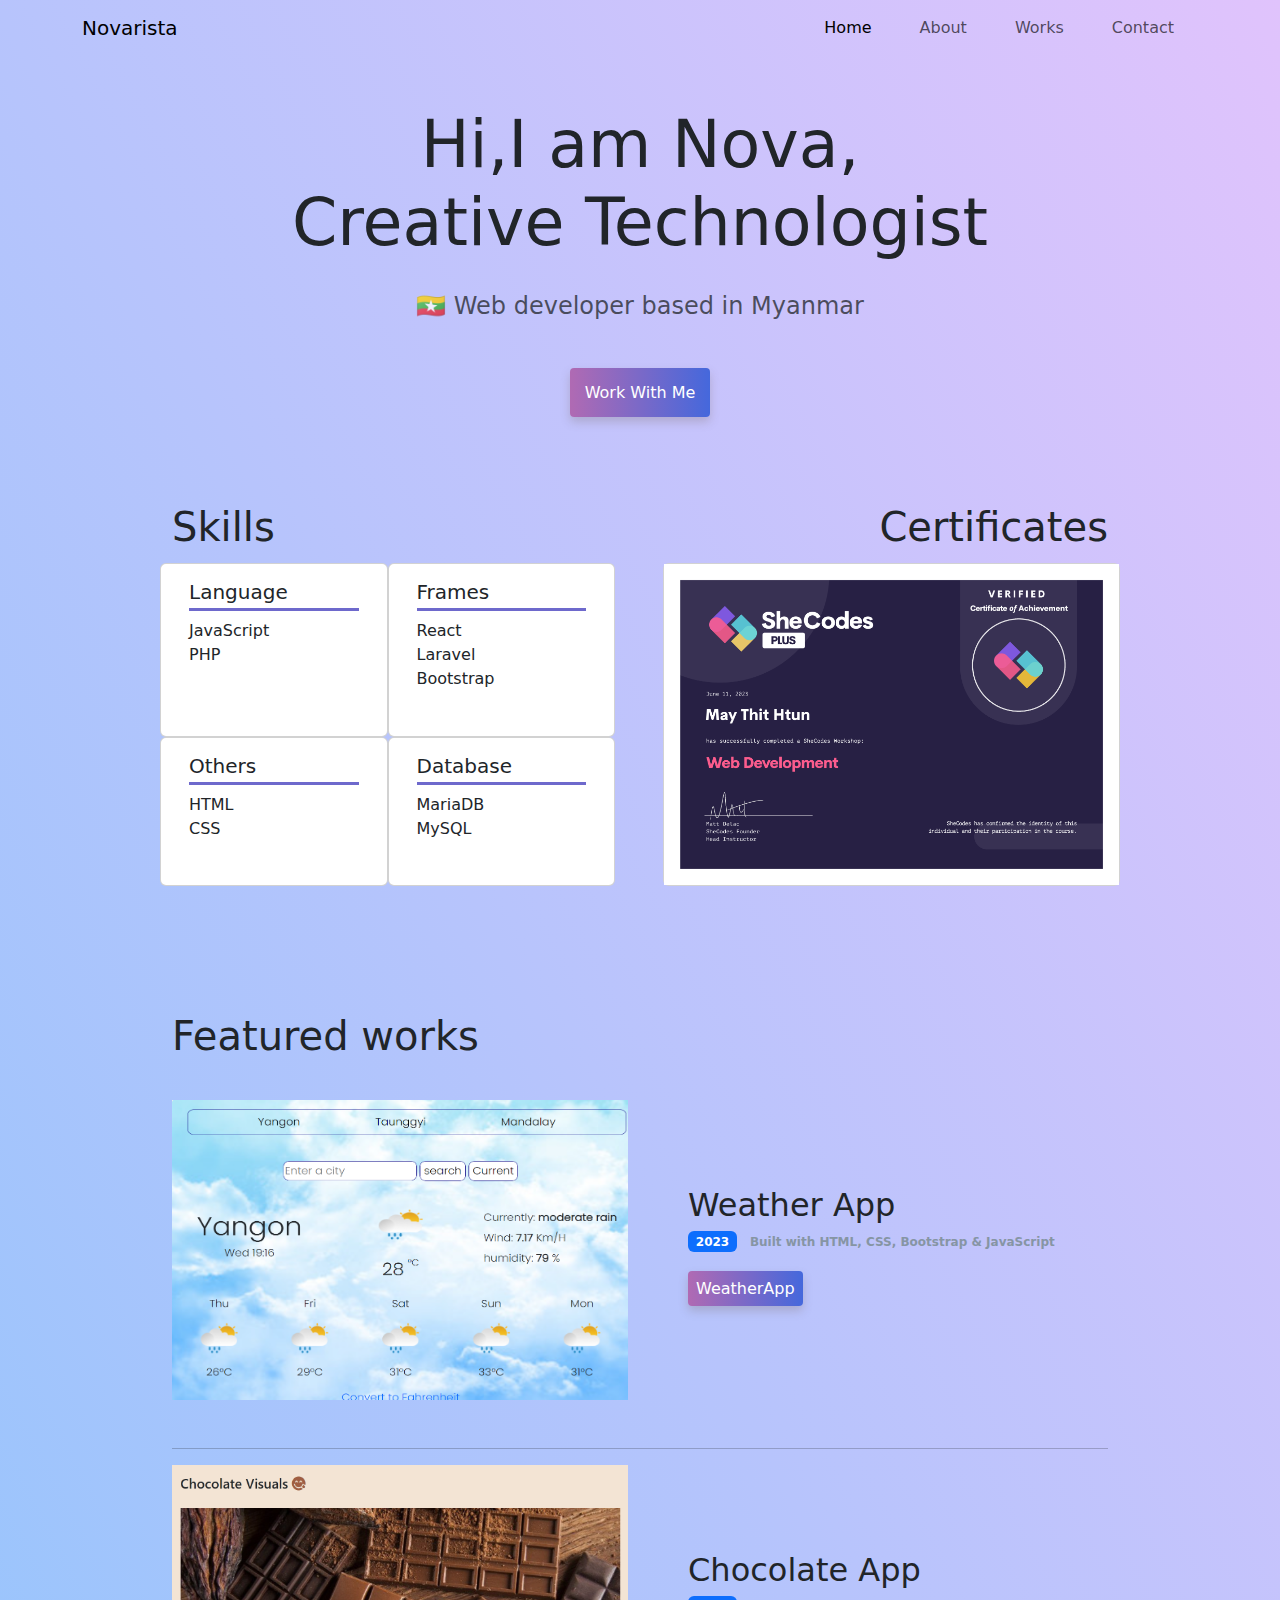
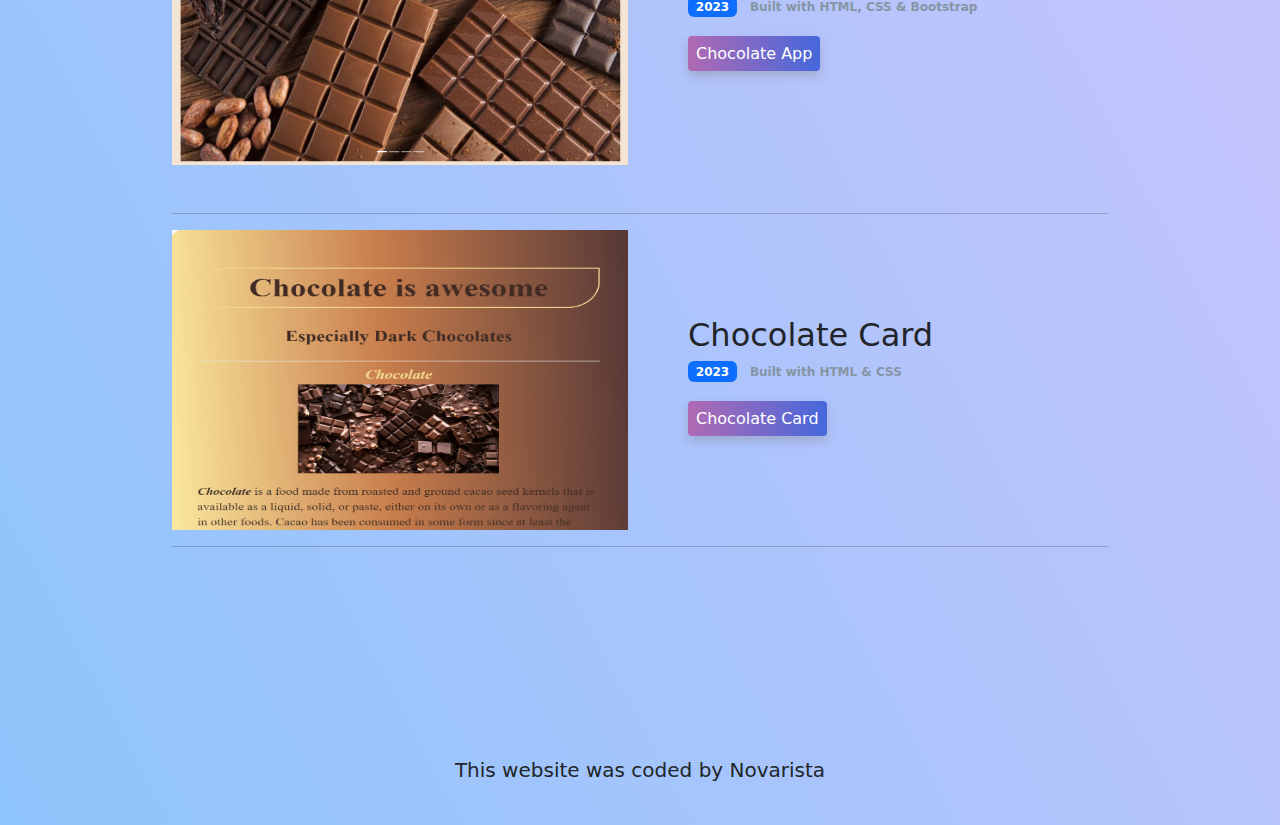
<file: index.html>
<!DOCTYPE html>
<html lang="en">
  <head>
    <meta charset="UTF-8" />
    <meta name="viewport" content="width=device-width, initial-scale=1.0" />
    <meta
      name="description"
      content="Novarista is a web developer based in Asia Myanmar, check out her projects and contact her for job inquiries
"
    />
    <title>Web Developer - Novarista</title>

    <link rel="stylesheet" href="css/style.css" />
    <link
      rel="stylesheet"
      href="https://cdn.jsdelivr.net/npm/bootstrap@5.3.0/dist/css/bootstrap.min.css
    "
    />
    <script
      src="https://cdn.jsdelivr.net/npm/bootstrap@5.3.0/dist/js/bootstrap.bundle.min.js
    "
      defer
    ></script>
    <!-- <script
      src="https://kit.fontawesome.com/3f82c535da.js"
      crossorigin="anonymous"
      defer
    ></script> -->
    <link
      rel="stylesheet"
      href="https://site-assets.fontawesome.com/releases/v6.4.0/css/all.css"
    />
  </head>
  <body>
    <nav class="navbar navbar-expand-lg navbar-light">
      <div class="container">
        <a class="navbar-brand" href="/" title="Novarista"
          ><i class="fa-regular fa-message-code"></i> Novarista
        </a>
        <button
          class="navbar-toggler"
          type="button"
          data-bs-toggle="collapse"
          data-bs-target="#navbarNav"
          aria-controls="navbarNav"
          aria-expanded="false"
          aria-label="Toggle navigation"
        >
          <span class="navbar-toggler-icon"></span>
        </button>
        <div class="collapse navbar-collapse" id="navbarNav">
          <ul class="navbar-nav ms-auto">
            <li class="nav-item mx-3">
              <a
                class="nav-link active"
                aria-current="page"
                title="home"
                href="/"
              >
                Home <i class="fa-regular fa-house-window"></i
              ></a>
            </li>
            <li class="nav-item mx-3">
              <a
                class="nav-link"
                aria-current="page"
                title="about"
                href="/about.html"
                >About <i class="fa-regular fa-circle-info"></i
              ></a>
            </li>
            <li class="nav-item mx-3">
              <a
                class="nav-link"
                aria-current="page"
                title="works"
                href="/works.html"
                >Works <i class="fa-regular fa-list-check"></i
              ></a>
            </li>
            <li class="nav-item mx-3">
              <a
                class="nav-link"
                aria-current="page"
                title="contact"
                href="/contact.html"
                >Contact <i class="fa-regular fa-inboxes"></i
              ></a>
            </li>
          </ul>
        </div>
      </div>
    </nav>
    <div class="container-md hero text-center">
      <h1 style="font-size: 65px">Hi,I am Nova,<br />Creative Technologist</h1>
      <h3 class="text-muted" style="font-size: 24px; margin: 30px">
        🇲🇲 Web developer based in Myanmar
      </h3>
      <div class="navigation-link">
        <a href="/contact.html" title="contact" class="button">Work with me</a>
      </div>
    </div>
    <div class="container-fluid cards-bg">
      <div class="container-md">
        <div class="cards">
          <nav class="navbar container d-none d-lg-block">
            <div class="container px-0">
              <span class="mb-1 h1"
                ><a
                  href="/about.html#skills"
                  title="skills"
                  class="text-decoration-none text-dark"
                  >Skills
                </a>
                <i class="fa-regular fa-webhook"></i
              ></span>
              <span class="mb-1 h1"
                ><i class="fa-regular fa-file-certificate"></i>
                <a
                  href="/about.html#certificates"
                  title="certificates"
                  class="text-decoration-none text-dark"
                  >Certificates</a
                >
              </span>
            </div>
          </nav>
          <div class="row gap-5">
            <div class="col-lg col-12 row p-0 mx-0">
              <h1 class="text-start d-lg-none d-block ps-lg-3 ps-0 pt-3">
                Skills
              </h1>
              <div class="col-lg-6 col-md-6 col-sm-6 col-12 card">
                <div class="card-body">
                  <h5 class="h5 card-title pb-1 border-table">Language</h5>
                  JavaScript <br />
                  PHP
                </div>
              </div>
              <div class="col-lg-6 col-md-6 col-sm-6 col-12 card">
                <div class="card-body">
                  <h5 class="h5 card-title pb-1 border-table">Frames</h5>
                  React <br />
                  Laravel <br />
                  Bootstrap
                </div>
              </div>
              <div class="col-lg-6 col-md-6 col-sm-6 col-12 card">
                <div class="card-body">
                  <h5 class="h5 card-title pb-1 border-table">Others</h5>
                  HTML <br />
                  CSS
                </div>
              </div>
              <div class="col-lg-6 col-md-6 col-sm-6 col-12 card">
                <div class="card-body">
                  <h5 class="h5 card-title pb-1 border-table">Database</h5>
                  MariaDB <br />
                  MySQL
                </div>
              </div>
            </div>

            <div class="col-lg col-12 card p-0">
              <!-- <div class="card-body"> -->
              <a
                href="/about.html#certificates"
                title="certificates"
                class="text-decoration-none text-dark"
                ><h1 class="text-start d-lg-none d-block ps-3 pt-3">
                  Certificates
                </h1></a
              >

              <img
                src="images/SheCodes1.png"
                alt="SheCodesCertificate"
                class="img-fluid"
              />
            </div>
          </div>
        </div>
      </div>
    </div>
    <div class="container-md mt-3">
      <div class="cards">
        <nav class="navbar container-md">
          <div class="px-0 mt-5 mb-4">
            <h1>
              Featured works <i class="fa-regular fa-rectangle-history"></i>
            </h1>
          </div>
        </nav>
        <div class="row mb-5">
          <img
            src="images/weather.png"
            alt="weather app"
            class="img-fluid work-image col-md-6"
            style="height: 300px"
          />
          <div class="work-paragraph my-md-auto mt-3 pt-0 ps-5 lh-lg col-md-6">
            <h2 class="my-0">
              Weather App <i class="fa-regular fa-cloud-bolt-sun"></i>
            </h2>
            <div class="mb-3">
              <div class="badge bg-primary">2023</div>
              <div class="badge" style="color: #8695a4">
                Built with HTML, CSS, Bootstrap & JavaScript
              </div>
            </div>
            <a
              href="https://keen-granita-755fc6.netlify.app/"
              title="yogurtApp"
              target="_blank"
              class="button p-2 ms-0"
              >WeatherApp</a
            >
          </div>
        </div>
        <hr />
        <div class="row mb-5">
          <img
            src="images/chocolate.png"
            alt="Chocolate app"
            class="img-fluid work-image col-md-6"
            style="height: 300px"
          />
          <div class="work-paragraph my-md-auto mt-3 pt-0 ps-5 lh-lg col-md-6">
            <h2 class="my-0">
              Chocolate App <i class="fa-regular fa-cubes-stacked"></i>
            </h2>
            <div class="mb-3">
              <div class="badge bg-primary">2023</div>
              <div class="badge" style="color: #8695a4">
                Built with HTML, CSS & Bootstrap
              </div>
            </div>
            <a
              href="https://bejewelled-pasca-f54c54.netlify.app/"
              title="Chocolate"
              target="_blank"
              class="button p-2 ms-0"
              >Chocolate App</a
            >
          </div>
        </div>
        <hr />
        <div class="row">
          <img
            src="images/chocolate_card.png"
            alt="Chocolate Card"
            class="img-fluid work-image col-md-6"
            style="height: 300px"
          />
          <div class="work-paragraph my-md-auto mt-3 pt-0 ps-5 lh-lg col-md-6">
            <h2 class="my-0">
              Chocolate Card <i class="fa-regular fa-candy-bar"></i>
            </h2>
            <div class="mb-3">
              <div class="badge bg-primary">2023</div>
              <div class="badge" style="color: #8695a4">
                Built with HTML & CSS
              </div>
            </div>
            <a
              href="https://s3.amazonaws.com/shecodesio-production/challenge_submissions/files/001/589/426/original/finalproject.html?1681747758"
              target="_blank"
              title="chocolate_card"
              class="button p-2 ms-0"
              >Chocolate Card</a
            >
          </div>
        </div>
        <hr />
      </div>
    </div>
    <footer style="margin-top: 100px">
      <div class="my-5 text-center">
        <a
          href="https://www.facebook.com/Nova.1302/"
          title="facebook-link"
          target="_blank"
          class="text-decoration-none mx-3"
        >
          <i class="fa-brands fa-facebook social-link" aria-hidden="true"></i>
        </a>
        <a
          href="https://www.instagram.com/novarista_13/"
          title="instagram-link"
          target="_blank"
          class="text-decoration-none mx-3"
        >
          <i class="fa-brands fa-instagram social-link" aria-hidden="true"></i>
        </a>
        <a
          href="https://github.com/Novarista13"
          target="_blank"
          title="github-link"
          class="text-decoration-none mx-3"
        >
          <i class="fa-brands fa-github social-link" aria-hidden="true"></i>
        </a>
      </div>
      <p class="text-center pb-4" style="font-size: 20px">
        This website was coded by Novarista
      </p>
    </footer>
  </body>
</html>
</file>
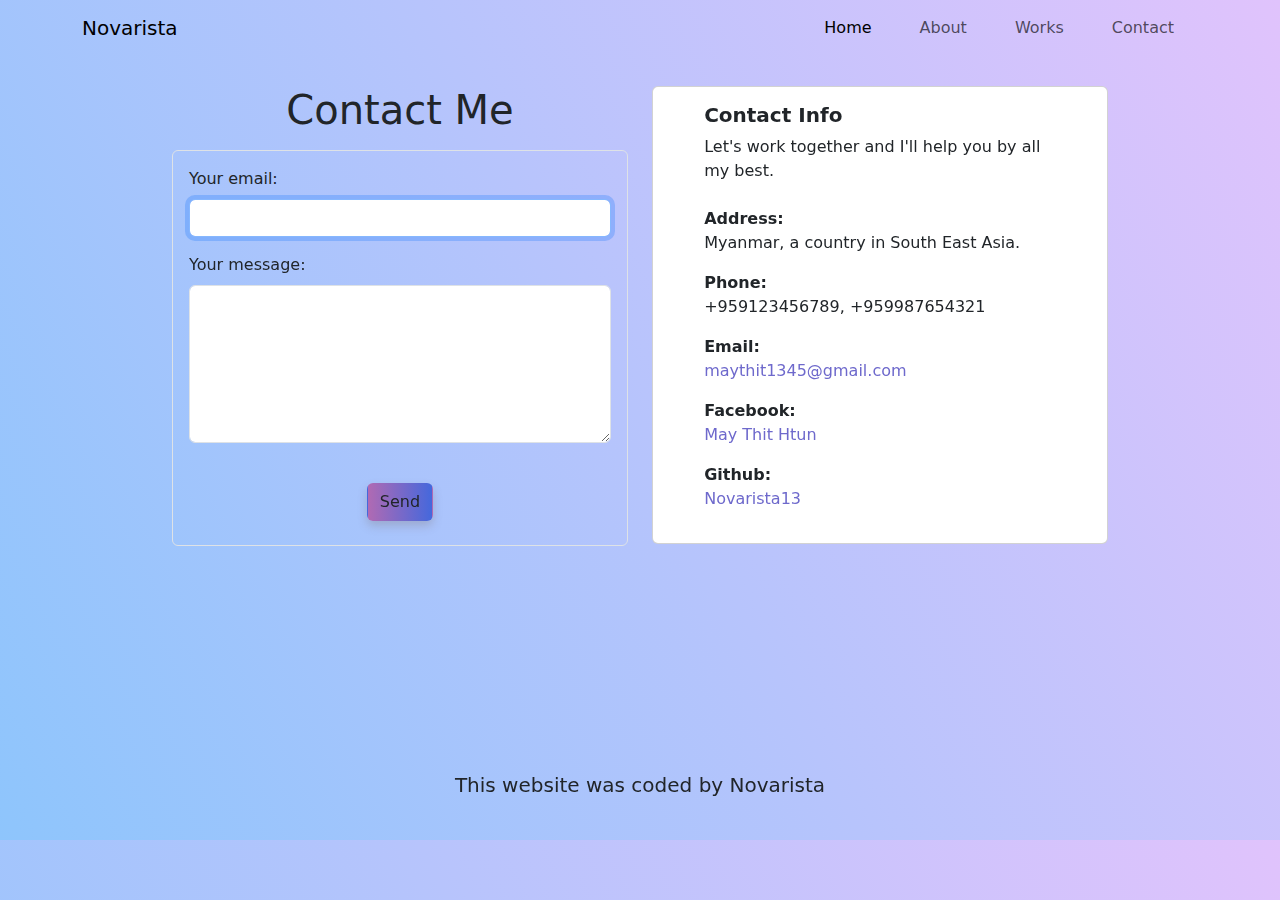
<file: contact.html>
<!DOCTYPE html>
<html lang="en">
  <head>
    <meta charset="UTF-8" />
    <meta name="viewport" content="width=device-width, initial-scale=1.0" />
    <meta
      name="description"
      content="Contact Novarista who is a web developer based in Asia Myanmar, check out her projects and contact her for job inquiries
"
    />
    <title>Contact Nova - Novarista</title>
    <link rel="stylesheet" href="css/style.css" />
    <link
      rel="stylesheet"
      href="https://cdn.jsdelivr.net/npm/bootstrap@5.3.0/dist/css/bootstrap.min.css
    "
    />
    <script
      src="https://cdn.jsdelivr.net/npm/bootstrap@5.3.0/dist/js/bootstrap.bundle.min.js
    "
      defer
    ></script>
    <!-- <script
      src="https://kit.fontawesome.com/3f82c535da.js"
      crossorigin="anonymous"
      defer
    ></script> -->
    <link
      rel="stylesheet"
      href="https://site-assets.fontawesome.com/releases/v6.4.0/css/all.css"
    />
  </head>
  <body>
    <nav class="navbar navbar-expand-lg navbar-light">
      <div class="container">
        <a class="navbar-brand" href="/" title="Novarista"
          ><i class="fa-regular fa-message-code"></i> Novarista
        </a>
        <button
          class="navbar-toggler"
          type="button"
          data-bs-toggle="collapse"
          data-bs-target="#navbarNav"
          aria-controls="navbarNav"
          aria-expanded="false"
          aria-label="Toggle navigation"
        >
          <span class="navbar-toggler-icon"></span>
        </button>
        <div class="collapse navbar-collapse" id="navbarNav">
          <ul class="navbar-nav ms-auto">
            <li class="nav-item mx-3">
              <a
                class="nav-link active"
                aria-current="page"
                title="home"
                href="/"
              >
                Home <i class="fa-regular fa-house-window"></i
              ></a>
            </li>
            <li class="nav-item mx-3">
              <a
                class="nav-link"
                aria-current="page"
                title="about"
                href="/about.html"
                >About <i class="fa-regular fa-circle-info"></i
              ></a>
            </li>
            <li class="nav-item mx-3">
              <a
                class="nav-link"
                aria-current="page"
                title="works"
                href="/works.html"
                >Works <i class="fa-regular fa-list-check"></i
              ></a>
            </li>
            <li class="nav-item mx-3">
              <a
                class="nav-link"
                aria-current="page"
                title="contact"
                href="/contact.html"
                >Contact <i class="fa-regular fa-inboxes"></i
              ></a>
            </li>
          </ul>
        </div>
      </div>
    </nav>
    <div class="container contact-page">
      <div class="cards">
        <div class="row">
          <div class="col-lg-6 col-md-6 col-12">
            <h1 class="text-center mb-3">Contact Me</h1>
            <form
              action="https://formspree.io/f/xdorkzol"
              method="POST"
              class="border p-3 rounded mb-3"
            >
              <div class="mb-3">
                <label class="form-label"> Your email: </label>
                <input
                  type="email"
                  name="_replyto"
                  class="form-control"
                  required=""
                  autofocus=""
                />
              </div>
              <div class="mb-3">
                <label class="form-label"> Your message: </label>
                <textarea
                  name="message"
                  class="form-control"
                  required=""
                  rows="6"
                ></textarea>
              </div>
              <div class="text-center">
                <button type="submit" class="btn button mt-4 mb-2">Send</button>
              </div>
            </form>
          </div>
          <div class="container-sm col-lg-6 col-md-6 col-12">
            <div class="card">
              <div class="card-body row gx-0 gx-lg-4">
                <div class="row">
                  <div class="col-1">
                    <i class="fa-regular fa-address-card"></i>
                  </div>
                  <div class="card-title col-11">
                    <h5>
                      <strong>Contact Info</strong>
                    </h5>
                    <p>Let's work together and I'll help you by all my best.</p>
                  </div>
                </div>

                <div class="row">
                  <div class="col-1">
                    <i class="fa-regular fa-map-location-dot"></i>
                  </div>
                  <div class="pb-3 col-11">
                    <strong>Address: </strong>
                    <div>Myanmar, a country in South East Asia.</div>
                  </div>
                </div>

                <div class="row">
                  <div class="col-1">
                    <i class="fa-regular fa-phone-office"></i>
                  </div>
                  <div class="pb-3 col-11">
                    <strong>Phone: </strong>
                    <div>+959123456789, +959987654321</div>
                  </div>
                </div>

                <div class="row">
                  <div class="col-1">
                    <i class="fa-regular fa-mailbox-flag-up"></i>
                  </div>
                  <div class="pb-3 col-11">
                    <strong>Email: </strong>
                    <a
                      href="mailto:maythit1345@gmail.com"
                      target="_blank"
                      title="my-email"
                      rel="noopener noreferrer"
                      class="d-block contact-info-links text-decoration-none"
                      >maythit1345@gmail.com</a
                    >
                  </div>
                </div>

                <div class="row">
                  <div class="col-1">
                    <i
                      class="fa-brands fa-facebook fa-regular"
                      aria-hidden="true"
                    ></i>
                  </div>
                  <div class="pb-3 col-11">
                    <strong>Facebook: </strong
                    ><a
                      href="https://www.facebook.com/Nova.1302/"
                      title="facebook-link"
                      target="_blank"
                      class="d-block contact-info-links text-decoration-none"
                      >May Thit Htun</a
                    >
                  </div>
                </div>
                <div class="row">
                  <div class="col-1">
                    <i
                      class="fa-brands fa-github fa-regular"
                      aria-hidden="true"
                    ></i>
                  </div>
                  <div class="pb-3 col-11">
                    <strong>Github: </strong
                    ><a
                      href="https://github.com/Novarista13"
                      title="facebook-link"
                      target="_blank"
                      class="d-block contact-info-links text-decoration-none"
                      >Novarista13</a
                    >
                  </div>
                </div>
              </div>
            </div>
          </div>
        </div>
      </div>
    </div>
    <footer style="margin-top: 100px">
      <div class="my-5 text-center">
        <a
          href="https://www.facebook.com/Nova.1302/"
          title="facebook-link"
          target="_blank"
          class="text-decoration-none mx-3"
        >
          <i class="fa-brands fa-facebook social-link" aria-hidden="true"></i>
        </a>
        <a
          href="https://www.instagram.com/novarista_13/"
          title="instagram-link"
          target="_blank"
          class="text-decoration-none mx-3"
        >
          <i class="fa-brands fa-instagram social-link" aria-hidden="true"></i>
        </a>
        <a
          href="https://github.com/Novarista13"
          target="_blank"
          title="github-link"
          class="text-decoration-none mx-3"
        >
          <i class="fa-brands fa-github social-link" aria-hidden="true"></i>
        </a>
      </div>
      <p class="text-center pb-4" style="font-size: 20px">
        This website was coded by Novarista
      </p>
    </footer>
  </body>
</html>
</file>
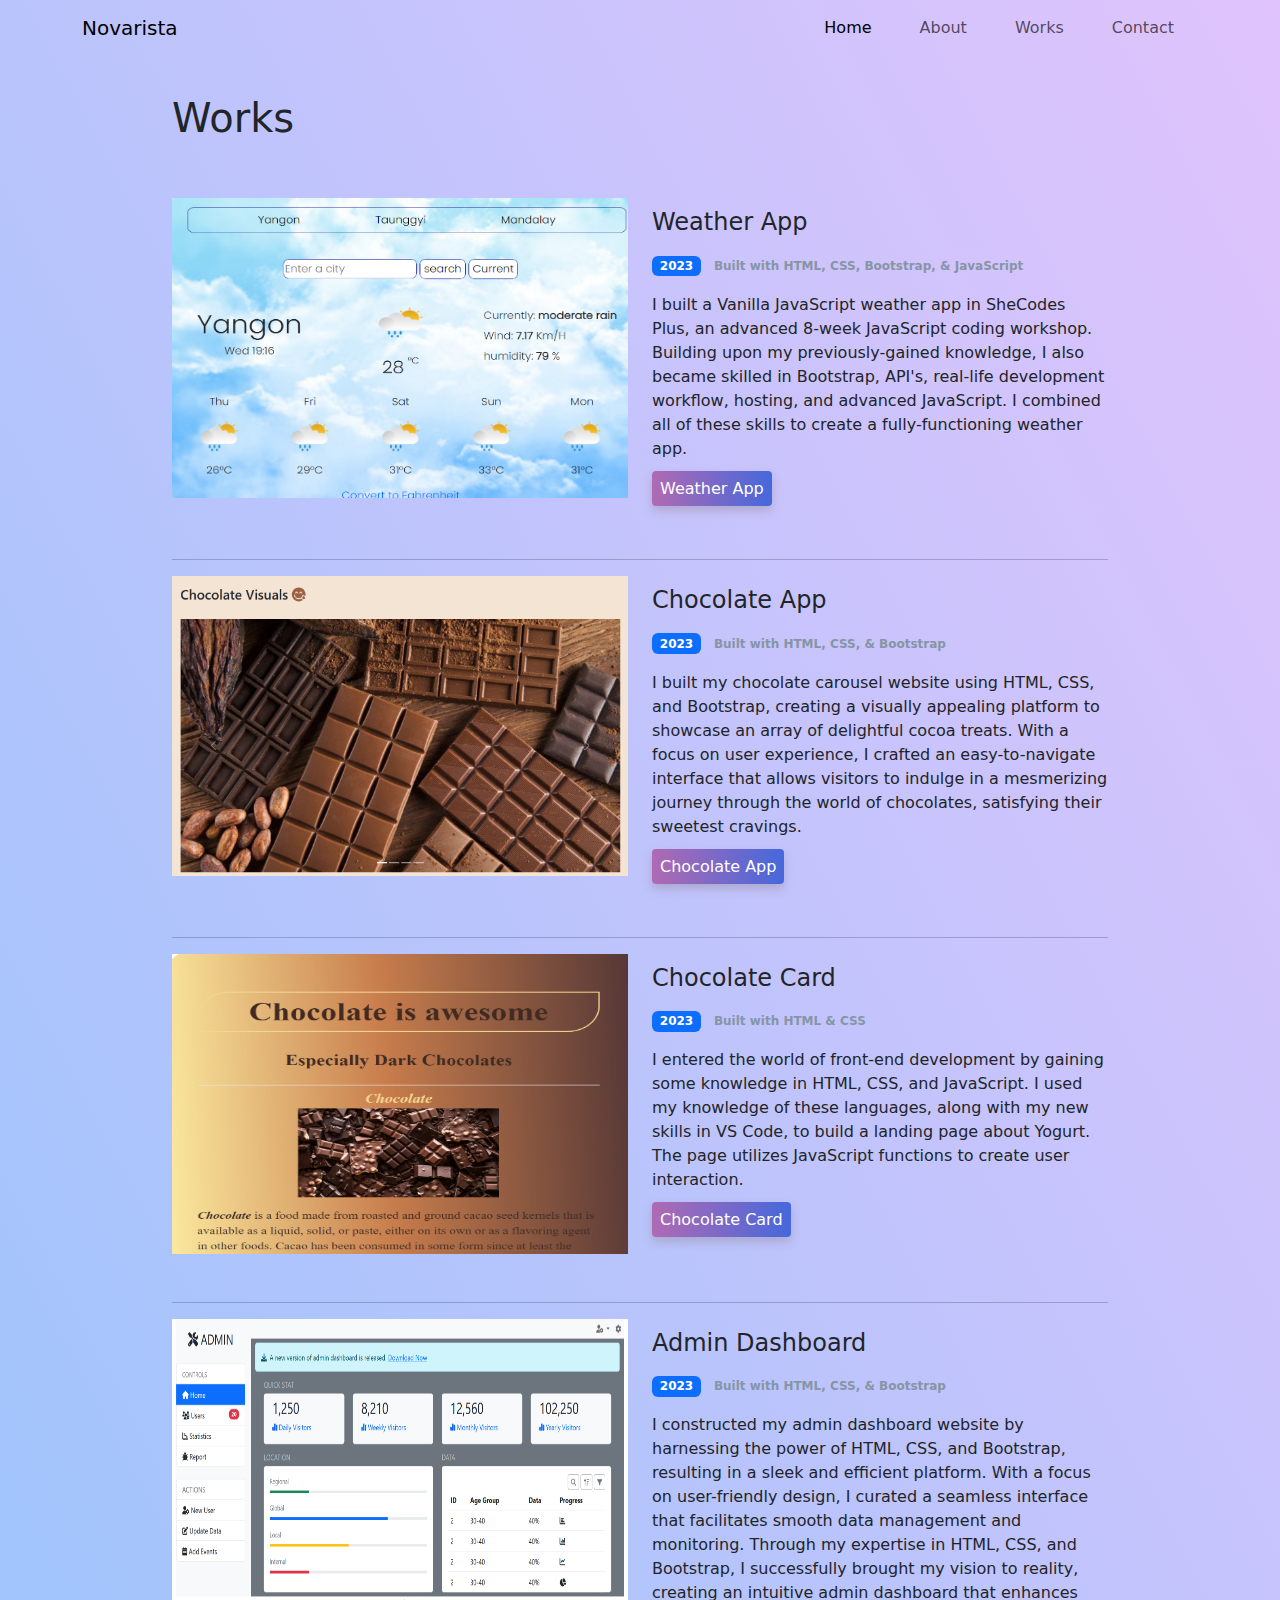
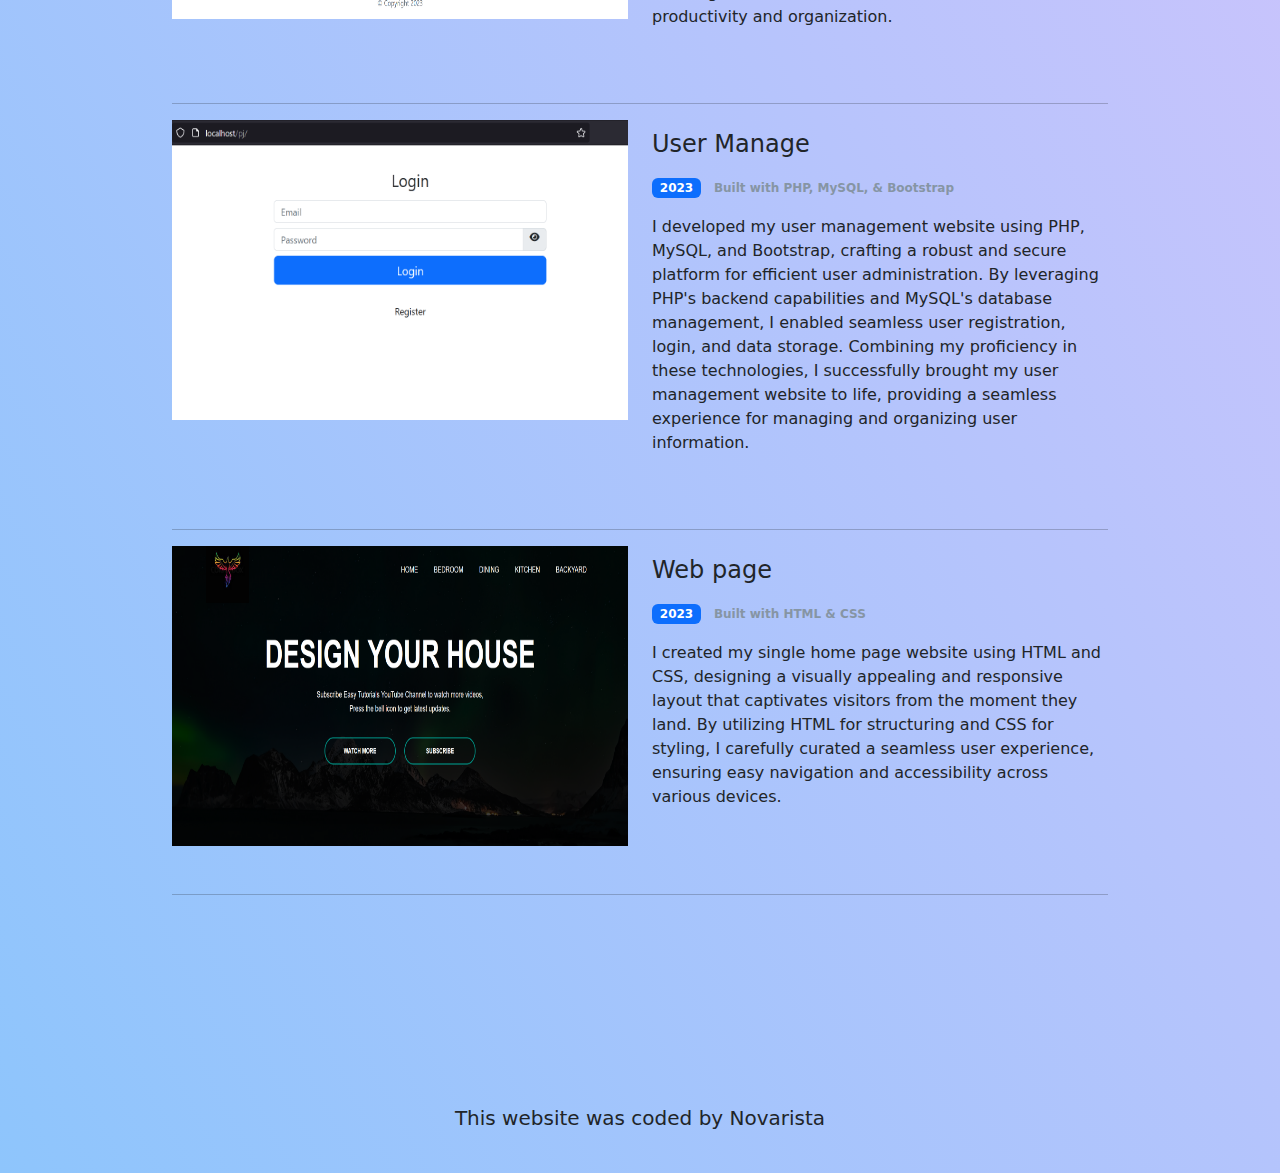
<file: works.html>
<!DOCTYPE html>
<html lang="en">
  <head>
    <meta charset="UTF-8" />
    <meta name="viewport" content="width=device-width, initial-scale=1.0" />
    <meta
      name="description"
      content="Works of Novarista who is a web developer based in Asia Myanmar, check out her projects and contact her for job inquiries
"
    />
    <title>Works of Nova - Novarista</title>
    <link rel="stylesheet" href="css/style.css" />
    <link
      rel="stylesheet"
      href="https://cdn.jsdelivr.net/npm/bootstrap@5.3.0/dist/css/bootstrap.min.css
    "
    />
    <script
      src="https://cdn.jsdelivr.net/npm/bootstrap@5.3.0/dist/js/bootstrap.bundle.min.js
    "
      defer
    ></script>
    <!-- <script
      src="https://kit.fontawesome.com/3f82c535da.js"
      crossorigin="anonymous"
      defer
    ></script> -->
    <link
      rel="stylesheet"
      href="https://site-assets.fontawesome.com/releases/v6.4.0/css/all.css"
    />
  </head>
  <body>
    <nav class="navbar navbar-expand-lg navbar-light">
      <div class="container">
        <a class="navbar-brand" href="/" title="Novarista"
          ><i class="fa-regular fa-message-code"></i>
          Novarista
        </a>
        <button
          class="navbar-toggler"
          type="button"
          data-bs-toggle="collapse"
          data-bs-target="#navbarNav"
          aria-controls="navbarNav"
          aria-expanded="false"
          aria-label="Toggle navigation"
        >
          <span class="navbar-toggler-icon"></span>
        </button>
        <div class="collapse navbar-collapse" id="navbarNav">
          <ul class="navbar-nav ms-auto">
            <li class="nav-item mx-3">
              <a
                class="nav-link active"
                aria-current="page"
                title="home"
                href="/"
              >
                Home <i class="fa-regular fa-house-window"></i
              ></a>
            </li>
            <li class="nav-item mx-3">
              <a
                class="nav-link"
                aria-current="page"
                title="about"
                href="/about.html"
                >About <i class="fa-regular fa-circle-info"></i
              ></a>
            </li>
            <li class="nav-item mx-3">
              <a
                class="nav-link"
                aria-current="page"
                title="works"
                href="/works.html"
                >Works <i class="fa-regular fa-list-check"></i
              ></a>
            </li>
            <li class="nav-item mx-3">
              <a
                class="nav-link"
                aria-current="page"
                title="contact"
                href="/contact.html"
                >Contact <i class="fa-regular fa-inboxes"></i
              ></a>
            </li>
          </ul>
        </div>
      </div>
    </nav>
    <div class="container-md">
      <div class="cards">
        <nav class="navbar container">
          <div class="px-0 mb-5">
            <span class="h1"
              >Works <i class="fa-regular fa-list-check"></i
            ></span>
          </div>
        </nav>
        <div class="row mb-5">
          <img
            src="images/weather.png"
            alt="weather app"
            class="img-fluid work-image col-md-6"
            style="height: 300px"
          />
          <div class="work-paragraph col-md-6">
            <h4>Weather App <i class="fa-regular fa-cloud-bolt-sun"></i></h4>
            <div class="my-3">
              <div class="badge bg-primary">2023</div>
              <div class="badge" style="color: #8695a4">
                Built with HTML, CSS, Bootstrap, & JavaScript
              </div>
            </div>
            <p>
              I built a Vanilla JavaScript weather app in SheCodes Plus, an
              advanced 8-week JavaScript coding workshop. Building upon my
              previously-gained knowledge, I also became skilled in Bootstrap,
              API's, real-life development workflow, hosting, and advanced
              JavaScript. I combined all of these skills to create a
              fully-functioning weather app.
            </p>
            <a
              href="https://keen-granita-755fc6.netlify.app/"
              target="_blank"
              title="weatherApp"
              class="button p-2 ms-0"
              >Weather App</a
            >
          </div>
        </div>
        <hr />
        <div class="row mb-5">
          <img
            src="images/chocolate.png"
            alt="Chocolate app"
            class="img-fluid work-image col-md-6"
            style="height: 300px"
          />
          <div class="work-paragraph col-md-6">
            <h4>Chocolate App <i class="fa-regular fa-cubes-stacked"></i></h4>
            <div class="my-3">
              <div class="badge bg-primary">2023</div>
              <div class="badge" style="color: #8695a4">
                Built with HTML, CSS, & Bootstrap
              </div>
            </div>
            <p>
              I built my chocolate carousel website using HTML, CSS, and
              Bootstrap, creating a visually appealing platform to showcase an
              array of delightful cocoa treats. With a focus on user experience,
              I crafted an easy-to-navigate interface that allows visitors to
              indulge in a mesmerizing journey through the world of chocolates,
              satisfying their sweetest cravings.
            </p>
            <a
              href="https://bejewelled-pasca-f54c54.netlify.app/"
              title="ChocolateApp"
              target="_blank"
              class="button p-2 ms-0"
              >Chocolate App</a
            >
          </div>
        </div>
        <hr />
        <div class="row mb-5">
          <img
            src="images/chocolate_card.png"
            alt="Chocolate Card"
            class="img-fluid work-image col-md-6"
            style="height: 300px"
          />
          <div class="work-paragraph col-md-6">
            <h4>Chocolate Card <i class="fa-regular fa-candy-bar"></i></h4>
            <div class="my-3">
              <div class="badge bg-primary">2023</div>
              <div class="badge" style="color: #8695a4">
                Built with HTML & CSS
              </div>
            </div>
            <p>
              I entered the world of front-end development by gaining some
              knowledge in HTML, CSS, and JavaScript. I used my knowledge of
              these languages, along with my new skills in VS Code, to build a
              landing page about Yogurt. The page utilizes JavaScript functions
              to create user interaction.
            </p>
            <a
              href="https://s3.amazonaws.com/shecodesio-production/challenge_submissions/files/001/589/426/original/finalproject.html?1681747758"
              target="_blank"
              title="chocolate_card"
              class="button p-2 ms-0"
              >Chocolate Card</a
            >
          </div>
        </div>
        <hr />
        <div class="row mb-5">
          <img
            src="images/dashboard.png"
            alt="Dashboard"
            class="img-fluid work-image col-md-6"
            style="height: 300px"
          />
          <div class="work-paragraph col-md-6">
            <h4>Admin Dashboard <i class="fa-regular fa-chart-network"></i></h4>
            <div class="my-3">
              <div class="badge bg-primary">2023</div>
              <div class="badge" style="color: #8695a4">
                Built with HTML, CSS, & Bootstrap
              </div>
            </div>
            <p>
              I constructed my admin dashboard website by harnessing the power
              of HTML, CSS, and Bootstrap, resulting in a sleek and efficient
              platform. With a focus on user-friendly design, I curated a
              seamless interface that facilitates smooth data management and
              monitoring. Through my expertise in HTML, CSS, and Bootstrap, I
              successfully brought my vision to reality, creating an intuitive
              admin dashboard that enhances productivity and organization.
            </p>
          </div>
        </div>
        <hr />
        <div class="row mb-5">
          <img
            src="images/user_manage.png"
            alt="User Manage"
            class="img-fluid work-image col-md-6"
            style="height: 300px"
          />
          <div class="work-paragraph col-md-6">
            <h4>User Manage <i class="fa-regular fa-people-roof"></i></h4>
            <div class="my-3">
              <div class="badge bg-primary">2023</div>
              <div class="badge" style="color: #8695a4">
                Built with PHP, MySQL, & Bootstrap
              </div>
            </div>
            <p>
              I developed my user management website using PHP, MySQL, and
              Bootstrap, crafting a robust and secure platform for efficient
              user administration. By leveraging PHP's backend capabilities and
              MySQL's database management, I enabled seamless user registration,
              login, and data storage. Combining my proficiency in these
              technologies, I successfully brought my user management website to
              life, providing a seamless experience for managing and organizing
              user information.
            </p>
          </div>
        </div>
        <hr />
        <div class="row mb-5">
          <img
            src="images/web_page.png"
            alt="WebPage"
            class="img-fluid work-image col-md-6"
            style="height: 300px"
          />
          <div class="work-paragraph col-md-6">
            <h4>Web page <i class="fa-regular fa-pager"></i></h4>
            <div class="my-3">
              <div class="badge bg-primary">2023</div>
              <div class="badge" style="color: #8695a4">
                Built with HTML & CSS
              </div>
            </div>
            <p>
              I created my single home page website using HTML and CSS,
              designing a visually appealing and responsive layout that
              captivates visitors from the moment they land. By utilizing HTML
              for structuring and CSS for styling, I carefully curated a
              seamless user experience, ensuring easy navigation and
              accessibility across various devices.
            </p>
          </div>
        </div>
        <hr />
      </div>
    </div>
    <footer style="margin-top: 100px">
      <div class="my-5 text-center">
        <a
          href="https://www.facebook.com/Nova.1302/"
          title="facebook-link"
          target="_blank"
          class="text-decoration-none mx-3"
        >
          <i class="fa-brands fa-facebook social-link" aria-hidden="true"></i>
        </a>
        <a
          href="https://www.instagram.com/novarista_13/"
          title="instagram-link"
          target="_blank"
          class="text-decoration-none mx-3"
        >
          <i class="fa-brands fa-instagram social-link" aria-hidden="true"></i>
        </a>
        <a
          href="https://github.com/Novarista13"
          target="_blank"
          title="github-link"
          class="text-decoration-none mx-3"
        >
          <i class="fa-brands fa-github social-link" aria-hidden="true"></i>
        </a>
      </div>
      <p class="text-center pb-4" style="font-size: 20px">
        This website was coded by Novarista
      </p>
    </footer>
  </body>
</html>
</file>
<file: css/style.css>
:root {
  --primary-color: #6e69cc;
  --bs-border-style: #6e69cc;
  --box-shadow: 0 5px 10px rgba(125, 109, 109, 0.3);
}
@media (max-width: 1000px) {
  .cards {
    margin: 0 !important;
  }
  h1 {
    font-size: 40px !important;
  }
  .hidden-word {
    display: block !important;
  }
  .work-image {
    height: auto !important;
  }
  .about {
    text-align: center;
  }
  .about-heading {
    margin: 0 !important;
  }
  .pf-pic {
    margin-top: 40px !important;
    width: 250px !important;
  }
  .certi-paragraph {
    padding: 0 !important;
  }
  .certi-paragraph {
    margin-top: 18px;
  }
}
body {
  color: var(--primary-color);
  /* font-family: "Poppins", sans-serif; */
  line-height: 60px;
  background-color: #8ec5fc;
  background-image: linear-gradient(62deg, #8ec5fc 0%, #e0c3fc 100%);
}
.hero {
  padding: 50px 20px;
}
h1 {
  font-weight: 500 !important;
}
.navigation-link {
  margin-top: 60px;
}
.button {
  background: #4568dc;
  background: -webkit-linear-gradient(to right, #b06ab3, #4568dc);
  background: linear-gradient(to right, #b06ab3, #4568dc);
  box-shadow: var(--box-shadow);
  color: white;
  margin: 20px;
  border-radius: 4px;
  padding: 15px;
  text-decoration: none;
  text-transform: capitalize;
}
.button:hover {
  opacity: 0.8;
}
.cards {
  margin: 30px 90px;
}
.cards-bg {
  padding: 10px;
}
.sub-head {
  padding: 10px !important;
}
.work-paragraph {
  padding: 10px;
}
.social-link {
  color: var(--primary-color);
  font-size: 40px;
}
.social-link:hover {
  opacity: 0.8;
}
.contact-info-links {
  color: var(--primary-color);
}
.hidden-word {
  display: none;
}
.contact-box {
  max-width: 100% !important;
}
.certificates-page,
.skills-page {
  margin-top: 50px;
}
.contact-page {
  margin-top: 30px;
}
.fa-regular {
  color: var(--primary-color);
}
.border-table {
  border-bottom: 3px solid #6e69cc;
}
</file>
